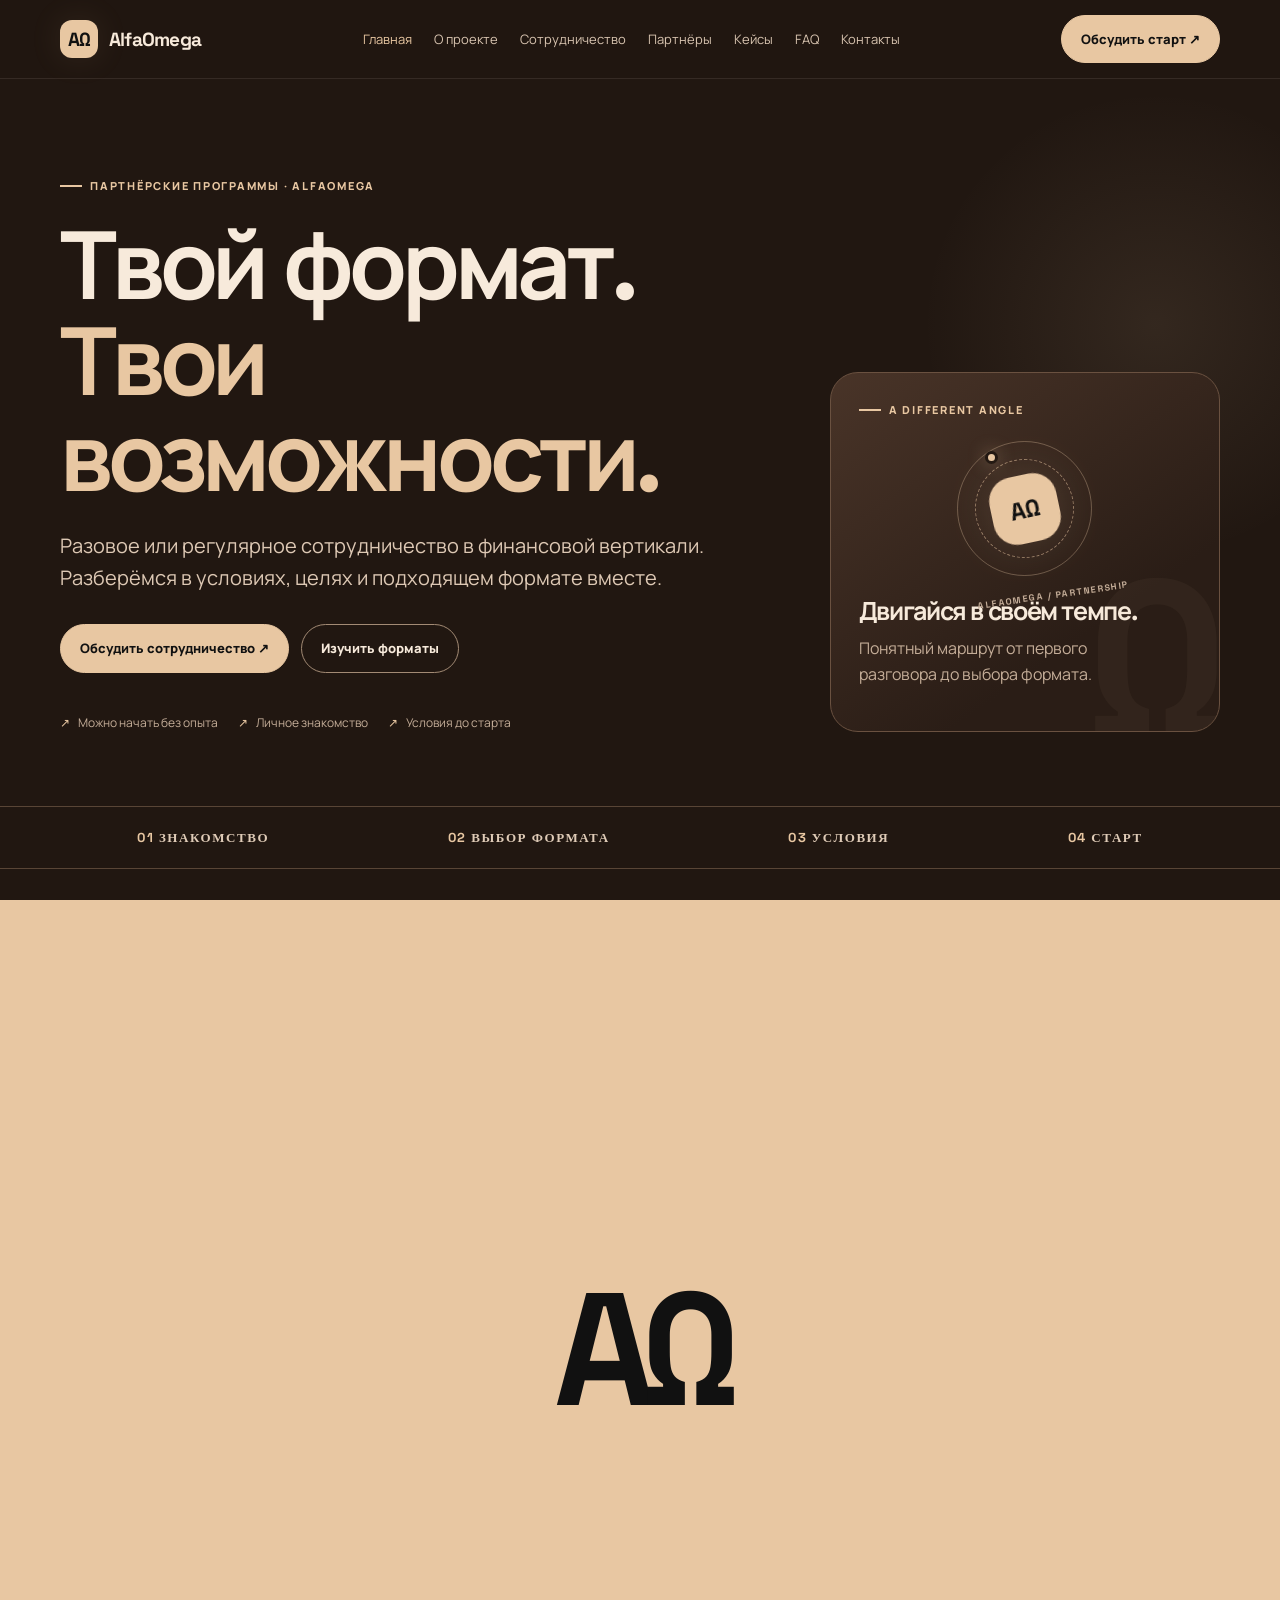
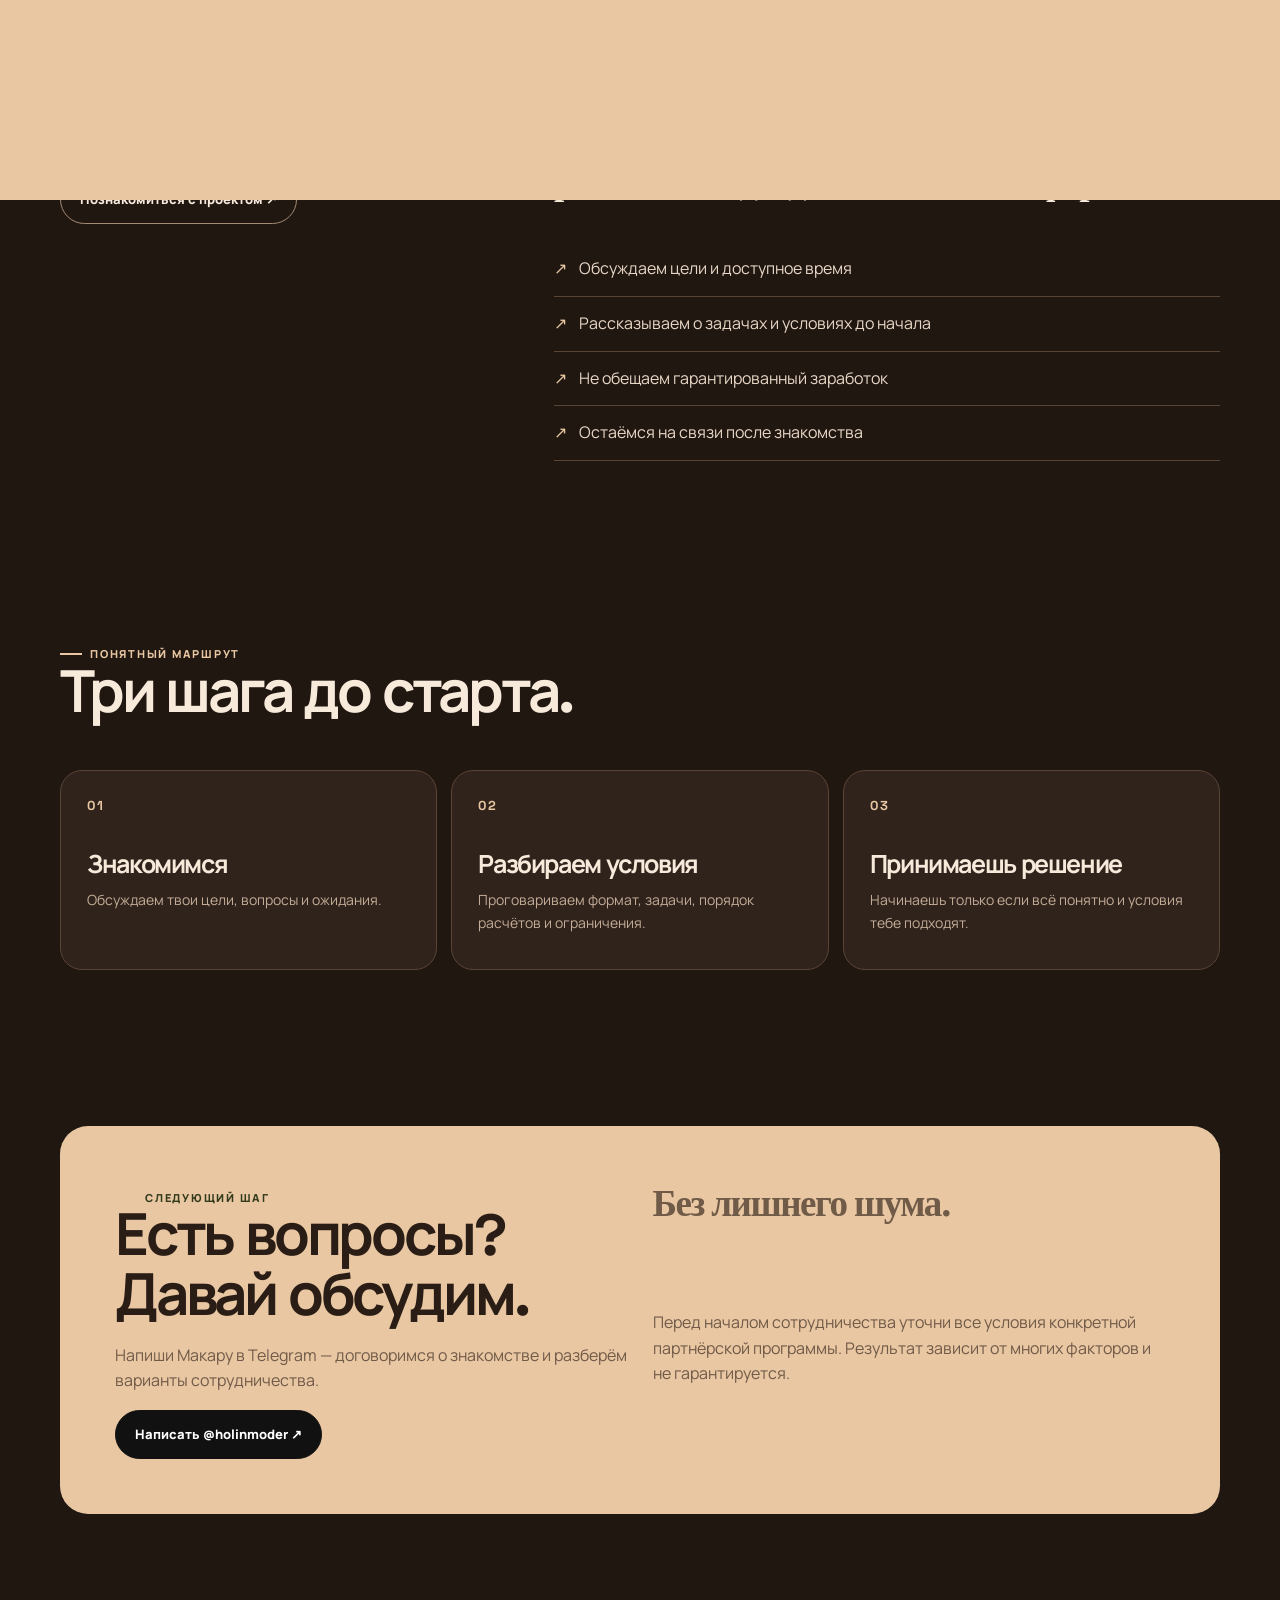
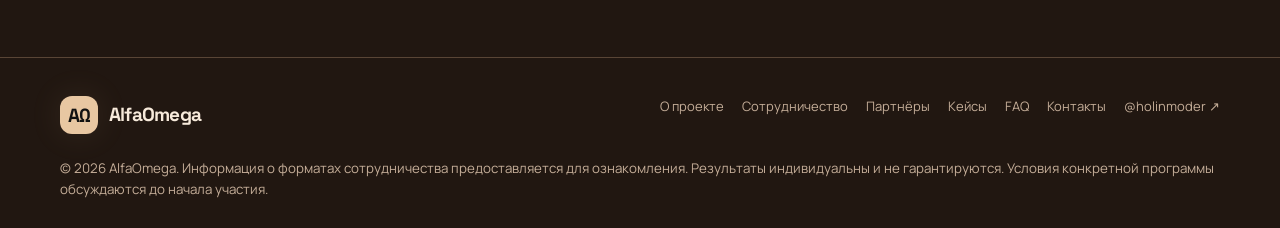
<file: index.html>
<!doctype html><html lang="ru"><head><meta charset="utf-8"><meta name="viewport" content="width=device-width,initial-scale=1"><meta name="description" content="AlfaOmega — форматы сотрудничества, информация о проекте и контакты Макара."><meta name="theme-color" content="#211711"><title>Главная — AlfaOmega</title><link rel="stylesheet" href="styles.css"></head><body><div class="topbar"><div class="wrap nav"><a class="brand" href="index.html" aria-label="AlfaOmega — главная"><span class="logo">AΩ</span><span>AlfaOmega</span></a><nav class="navlinks" aria-label="Основная навигация"><a href="index.html">Главная</a><a href="about.html">О проекте</a><a href="cooperation.html">Сотрудничество</a><a href="partners.html">Партнёры</a><a href="cases.html">Кейсы</a><a href="faq.html">FAQ</a><a href="contact.html">Контакты</a></nav><a class="nav-cta" href="contact.html">Обсудить старт ↗</a><button class="menu-toggle" aria-expanded="false" aria-label="Открыть меню">☰</button></div></div><div class="transition" aria-hidden="true"><div class="transition-mark">AΩ</div></div><main><section class="hero"><div class="wrap hero-grid"><div><div class="eyebrow reveal">ПАРТНЁРСКИЕ ПРОГРАММЫ · ALFAOMEGA</div><h1 class="reveal delay1">Твой формат.<br><em>Твои возможности.</em></h1><p class="lead reveal delay2">Разовое или регулярное сотрудничество в финансовой вертикали. Разберёмся в условиях, целях и подходящем формате вместе.</p><div class="hero-actions reveal delay3"><a class="btn" href="contact.html">Обсудить сотрудничество ↗</a><a class="btn secondary" href="cooperation.html">Изучить форматы</a></div><div class="hero-meta"><span>Можно начать без опыта</span><span>Личное знакомство</span><span>Условия до старта</span></div></div><div class="visual-card reveal delay2"><div class="eyebrow">A DIFFERENT ANGLE</div><div class="orbit-wrap" aria-label="Анимированный знак AlfaOmega"><div class="orbit"><span class="orbit-dot"></span><div class="orbit-core">AΩ</div></div><span class="orbit-label">ALFAOMEGA / PARTNERSHIP</span></div><div><h3>Двигайся в своём темпе.</h3><p>Понятный маршрут от первого разговора до выбора формата.</p></div></div></div></section><div class="ticker"><div class="wrap ticker-in"><span><b>01</b> ЗНАКОМСТВО</span><span><b>02</b> ВЫБОР ФОРМАТА</span><span><b>03</b> УСЛОВИЯ</span><span><b>04</b> СТАРТ</span></div></div><section class="section"><div class="wrap"><div class="section-head"><div><div class="eyebrow">ВЫБЕРИ СВОЙ ПУТЬ</div><h2>С чего начнём?</h2></div><p>Не нужно решать всё заранее. Сначала познакомимся, ответим на вопросы и обсудим, что подходит именно тебе.</p></div><div class="grid3"><a class="card" href="cooperation.html"><div class="num">01 / РАЗОВЫЙ ФОРМАТ</div><h3>Попробовать один раз.</h3><p>Одно согласованное действие по условиям конкретной программы — без постоянного графика.</p><div class="arrow">↗</div></a><a class="card" href="cooperation.html#regular"><div class="num">02 / РЕГУЛЯРНЫЙ ФОРМАТ</div><h3>Развиваться системно.</h3><p>Постепенное включение в работу, обучение и обсуждение дальнейших возможностей.</p><div class="arrow">↗</div></a><a class="card" href="faq.html"><div class="num">03 / ПОКА ИЗУЧАЮ</div><h3>Сначала разобраться.</h3><p>Посмотри ответы на частые вопросы или напиши напрямую — без обязательств.</p><div class="arrow">↗</div></a></div></div></section><section class="section"><div class="wrap split"><div><div class="eyebrow">О ПРОЕКТЕ</div><h2>Люди.<br>Практика.<br><em style="color:var(--lime)">AlfaOmega.</em></h2><p class="muted">Проект для тех, кто хочет разобраться в партнёрских программах и выбрать понятный формат взаимодействия.</p><a class="btn secondary" href="about.html">Познакомиться с проектом ↗</a></div><div><div class="orbit-wrap" aria-hidden="true"><div class="orbit"><span class="orbit-dot"></span><div class="orbit-core">Ω</div></div><span class="orbit-label">GROW WITH CLARITY</span></div><p class="quote">«Сначала — <span>понятные условия.</span> Затем — решение, подходит ли тебе этот формат».</p><ul class="list"><li>Обсуждаем цели и доступное время</li><li>Рассказываем о задачах и условиях до начала</li><li>Не обещаем гарантированный заработок</li><li>Остаёмся на связи после знакомства</li></ul></div></div></section><section class="section"><div class="wrap"><div class="section-head"><div><div class="eyebrow">ПОНЯТНЫЙ МАРШРУТ</div><h2>Три шага до старта.</h2></div></div><div class="grid3"><div class="card"><div class="num">01</div><h3>Знакомимся</h3><p>Обсуждаем твои цели, вопросы и ожидания.</p></div><div class="card"><div class="num">02</div><h3>Разбираем условия</h3><p>Проговариваем формат, задачи, порядок расчётов и ограничения.</p></div><div class="card"><div class="num">03</div><h3>Принимаешь решение</h3><p>Начинаешь только если всё понятно и условия тебе подходят.</p></div></div></div></section><section class="section"><div class="wrap contact-panel"><div><div class="eyebrow" style="color:#343b1d">СЛЕДУЮЩИЙ ШАГ</div><h2>Есть вопросы?<br>Давай обсудим.</h2><p>Напиши Макару в Telegram — договоримся о знакомстве и разберём варианты сотрудничества.</p><a class="btn" href="https://t.me/holinmoder" target="_blank" rel="noopener">Написать @holinmoder ↗</a></div><div><p class="quote">Без лишнего шума.<br><span>Только ясность и диалог.</span></p><p>Перед началом сотрудничества уточни все условия конкретной партнёрской программы. Результат зависит от многих факторов и не гарантируется.</p></div></div></section></main><footer class="footer"><div class="wrap"><div class="footer-top"><a class="brand" href="index.html"><span class="logo">AΩ</span><span>AlfaOmega</span></a><div class="footer-links"><a href="about.html">О проекте</a><a href="cooperation.html">Сотрудничество</a><a href="partners.html">Партнёры</a><a href="cases.html">Кейсы</a><a href="faq.html">FAQ</a><a href="contact.html">Контакты</a><a href="https://t.me/holinmoder" target="_blank" rel="noopener">@holinmoder ↗</a></div></div><small>© 2026 AlfaOmega. Информация о форматах сотрудничества предоставляется для ознакомления. Результаты индивидуальны и не гарантируются. Условия конкретной программы обсуждаются до начала участия.</small></div></footer><script src="script.js"></script></body></html>
</file>
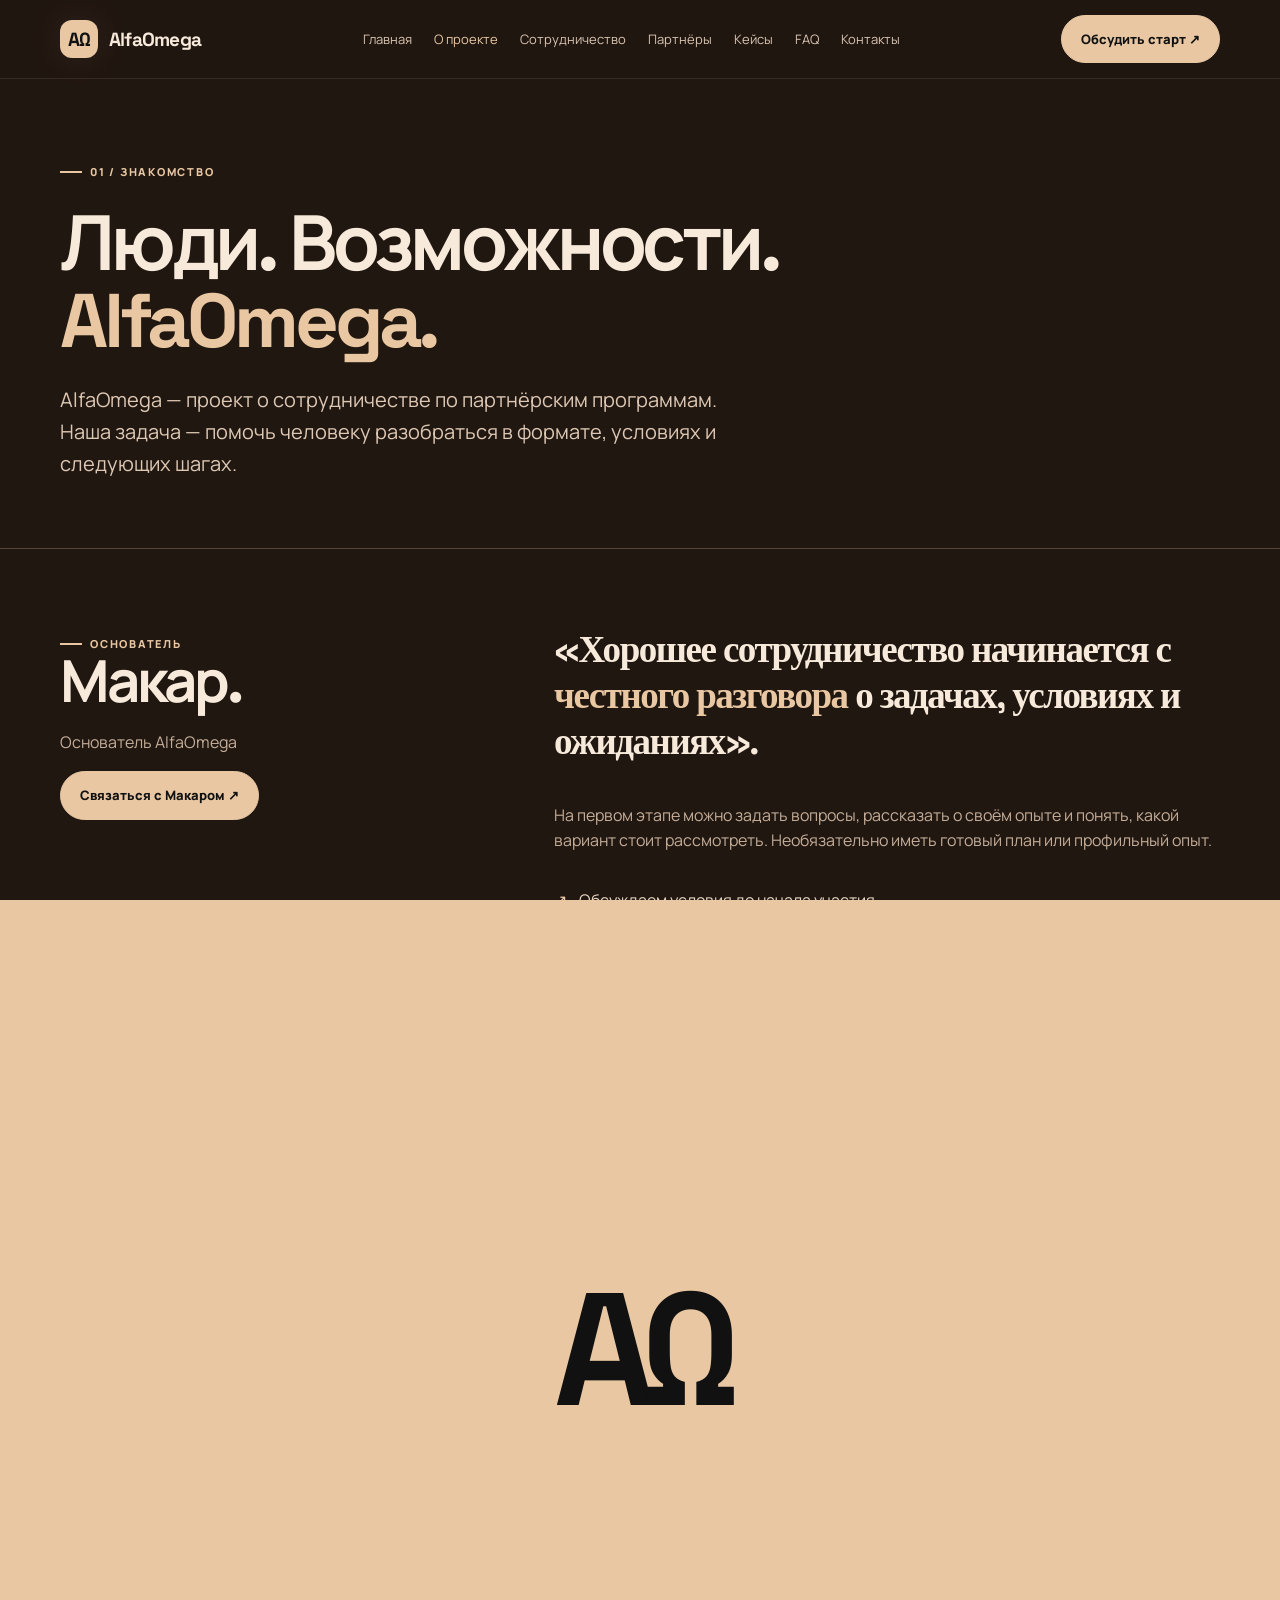
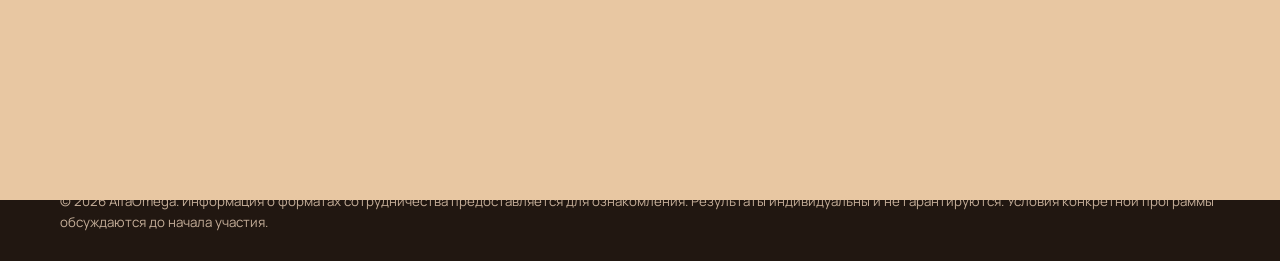
<file: about.html>
<!doctype html><html lang="ru"><head><meta charset="utf-8"><meta name="viewport" content="width=device-width,initial-scale=1"><meta name="description" content="AlfaOmega — партнёрские программы и сотрудничество."><meta name="theme-color" content="#211711"><title>О проекте — AlfaOmega</title><link rel="stylesheet" href="styles.css"></head><body><div class="topbar"><div class="wrap nav"><a class="brand" href="index.html" aria-label="AlfaOmega — главная"><span class="logo">AΩ</span><span>AlfaOmega</span></a><nav class="navlinks" aria-label="Основная навигация"><a href="index.html">Главная</a><a href="about.html">О проекте</a><a href="cooperation.html">Сотрудничество</a><a href="partners.html">Партнёры</a><a href="cases.html">Кейсы</a><a href="faq.html">FAQ</a><a href="contact.html">Контакты</a></nav><a class="nav-cta" href="contact.html">Обсудить старт ↗</a><button class="menu-toggle" aria-expanded="false" aria-label="Открыть меню">☰</button></div></div><div class="transition" aria-hidden="true"><div class="transition-mark">AΩ</div></div><main><section class="page-hero"><div class="wrap"><div class="eyebrow">01 / ЗНАКОМСТВО</div><h1>Люди. Возможности.<br><em style="color:var(--lime)">AlfaOmega.</em></h1><p class="lead">AlfaOmega — проект о сотрудничестве по партнёрским программам. Наша задача — помочь человеку разобраться в формате, условиях и следующих шагах.</p></div></section><section class="section"><div class="wrap split"><div><div class="eyebrow">ОСНОВАТЕЛЬ</div><h2>Макар.</h2><p class="muted">Основатель AlfaOmega</p><a class="btn" href="https://t.me/holinmoder" target="_blank" rel="noopener">Связаться с Макаром ↗</a></div><div><p class="quote">«Хорошее сотрудничество начинается с <span>честного разговора</span> о задачах, условиях и ожиданиях».</p><p class="muted">На первом этапе можно задать вопросы, рассказать о своём опыте и понять, какой вариант стоит рассмотреть. Необязательно иметь готовый план или профильный опыт.</p><ul class="list"><li>Обсуждаем условия до начала участия</li><li>Не обещаем фиксированный или гарантированный доход</li><li>Предлагаем изучить детали и принять взвешенное решение</li></ul></div></div></section><section class="section"><div class="wrap"><div class="section-head"><div><div class="eyebrow">ПРИНЦИПЫ</div><h2>Как мы работаем.</h2></div></div><div class="grid3"><div class="card"><div class="num">01</div><h3>Прозрачность</h3><p>Обсуждаем задачи, критерии результата и порядок выплат заранее.</p></div><div class="card"><div class="num">02</div><h3>Личный диалог</h3><p>Сначала выясняем, что важно именно тебе, а не предлагаем всем одно и то же.</p></div><div class="card"><div class="num">03</div><h3>Ответственный выбор</h3><p>Решение о сотрудничестве принимается после знакомства с условиями программы.</p></div></div></div></section></main><footer class="footer"><div class="wrap"><div class="footer-top"><a class="brand" href="index.html"><span class="logo">AΩ</span><span>AlfaOmega</span></a><div class="footer-links"><a href="about.html">О проекте</a><a href="cooperation.html">Сотрудничество</a><a href="partners.html">Партнёры</a><a href="cases.html">Кейсы</a><a href="faq.html">FAQ</a><a href="contact.html">Контакты</a><a href="https://t.me/holinmoder" target="_blank" rel="noopener">@holinmoder ↗</a></div></div><small>© 2026 AlfaOmega. Информация о форматах сотрудничества предоставляется для ознакомления. Результаты индивидуальны и не гарантируются. Условия конкретной программы обсуждаются до начала участия.</small></div></footer><script src="script.js"></script></body></html>
</file>
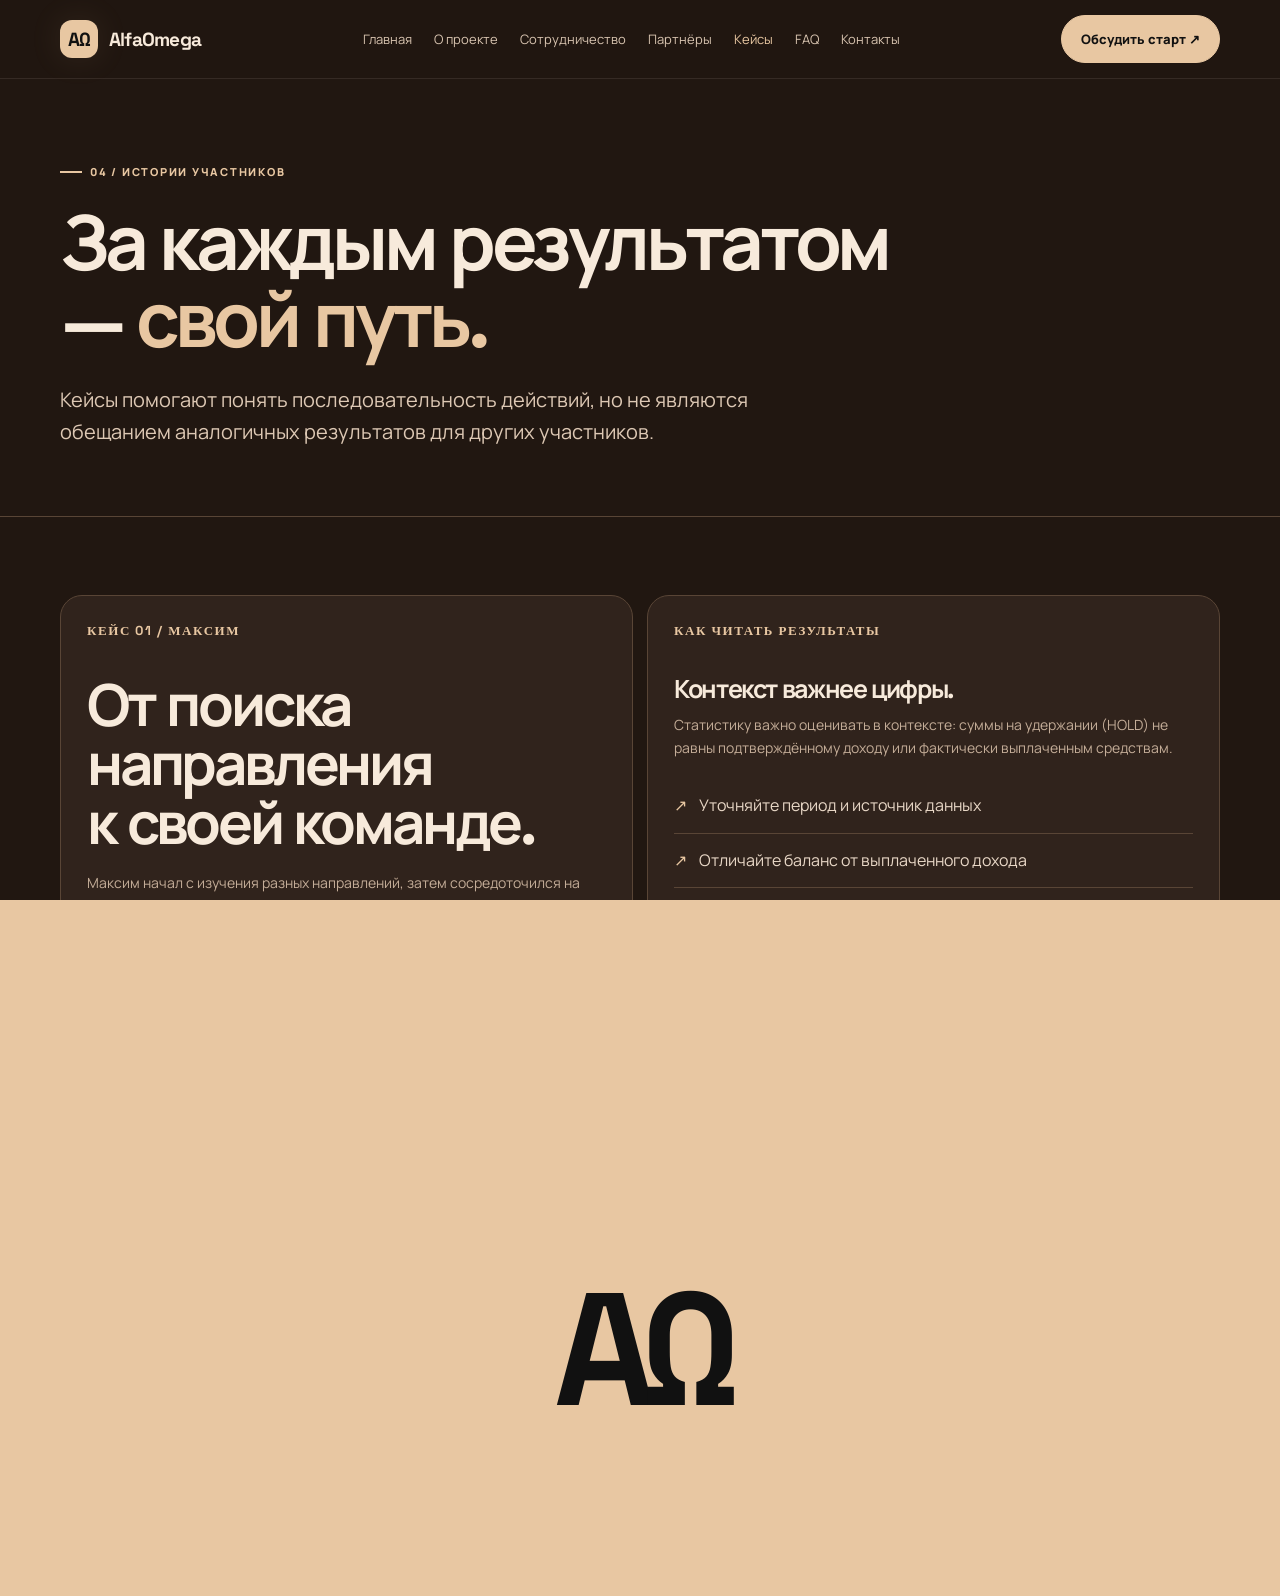
<file: cases.html>
<!doctype html><html lang="ru"><head><meta charset="utf-8"><meta name="viewport" content="width=device-width,initial-scale=1"><meta name="description" content="AlfaOmega — партнёрские программы и сотрудничество."><meta name="theme-color" content="#211711"><title>Кейсы — AlfaOmega</title><link rel="stylesheet" href="styles.css"></head><body><div class="topbar"><div class="wrap nav"><a class="brand" href="index.html" aria-label="AlfaOmega — главная"><span class="logo">AΩ</span><span>AlfaOmega</span></a><nav class="navlinks" aria-label="Основная навигация"><a href="index.html">Главная</a><a href="about.html">О проекте</a><a href="cooperation.html">Сотрудничество</a><a href="partners.html">Партнёры</a><a href="cases.html">Кейсы</a><a href="faq.html">FAQ</a><a href="contact.html">Контакты</a></nav><a class="nav-cta" href="contact.html">Обсудить старт ↗</a><button class="menu-toggle" aria-expanded="false" aria-label="Открыть меню">☰</button></div></div><div class="transition" aria-hidden="true"><div class="transition-mark">AΩ</div></div><main><section class="page-hero"><div class="wrap"><div class="eyebrow">04 / ИСТОРИИ УЧАСТНИКОВ</div><h1>За каждым результатом — <em style="color:var(--lime)">свой путь.</em></h1><p class="lead">Кейсы помогают понять последовательность действий, но не являются обещанием аналогичных результатов для других участников.</p></div></section><section class="section"><div class="wrap grid2"><article class="card"><div class="num">КЕЙС 01 / МАКСИМ</div><h2>От поиска направления<br>к своей команде.</h2><p>Максим начал с изучения разных направлений, затем сосредоточился на обучении и практике. Постепенно он перешёл к самостоятельной работе и развитию собственной команды.</p><div class="grid2" style="margin-top:24px"><div><div class="case-stat">01</div><p>Знакомство с направлением</p></div><div><div class="case-stat">02</div><p>Практика и обучение</p></div><div><div class="case-stat">03</div><p>Самостоятельная работа</p></div><div><div class="case-stat">10+</div><p>Команда</p></div></div></article><article class="card"><div class="num">КАК ЧИТАТЬ РЕЗУЛЬТАТЫ</div><h3>Контекст важнее цифры.</h3><p>Статистику важно оценивать в контексте: суммы на удержании (HOLD) не равны подтверждённому доходу или фактически выплаченным средствам.</p><ul class="list"><li>Уточняйте период и источник данных</li><li>Отличайте баланс от выплаченного дохода</li><li>Индивидуальные результаты не гарантируют повторения</li></ul></article></div><div class="wrap" style="margin-top:22px"><p class="notice">Перед публикацией кейса получите согласие участника на использование имени, изображения, отзыва и статистики. Добавляйте скриншоты только при наличии права на их размещение и поясняйте, что именно на них показано.</p></div></section></main><footer class="footer"><div class="wrap"><div class="footer-top"><a class="brand" href="index.html"><span class="logo">AΩ</span><span>AlfaOmega</span></a><div class="footer-links"><a href="about.html">О проекте</a><a href="cooperation.html">Сотрудничество</a><a href="partners.html">Партнёры</a><a href="cases.html">Кейсы</a><a href="faq.html">FAQ</a><a href="contact.html">Контакты</a><a href="https://t.me/holinmoder" target="_blank" rel="noopener">@holinmoder ↗</a></div></div><small>© 2026 AlfaOmega. Информация о форматах сотрудничества предоставляется для ознакомления. Результаты индивидуальны и не гарантируются. Условия конкретной программы обсуждаются до начала участия.</small></div></footer><script src="script.js"></script></body></html>
</file>
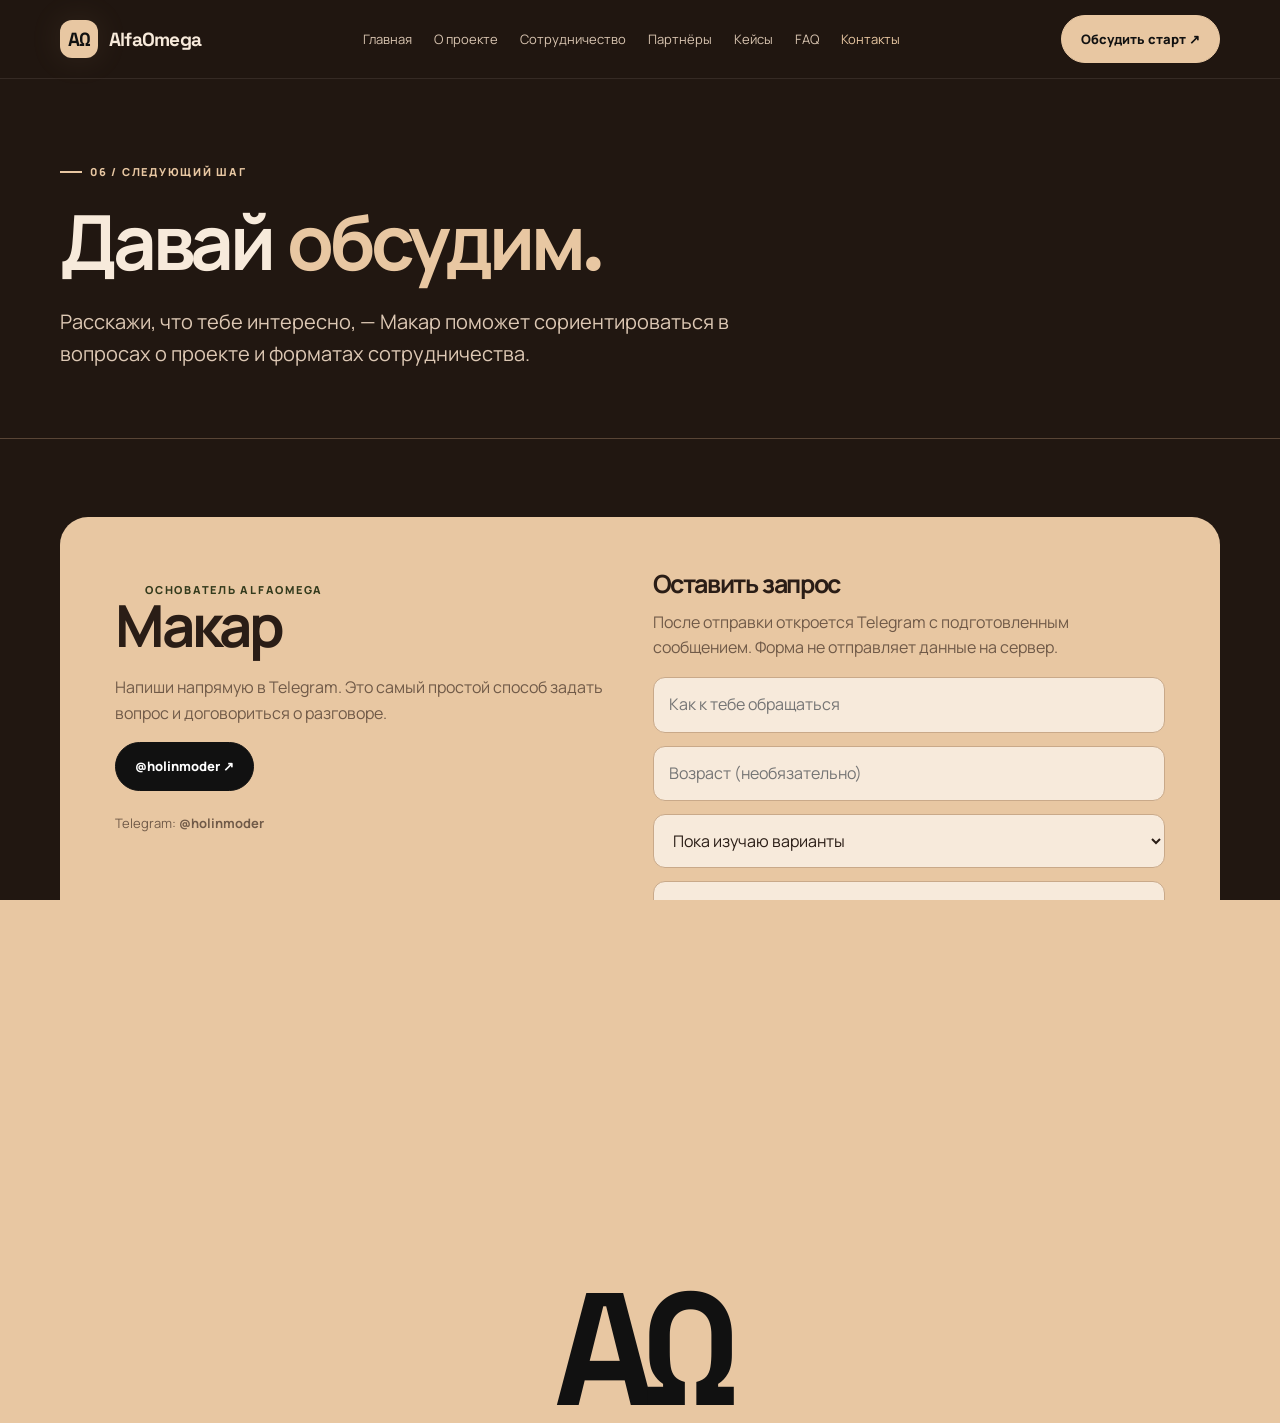
<file: contact.html>
<!doctype html><html lang="ru"><head><meta charset="utf-8"><meta name="viewport" content="width=device-width,initial-scale=1"><meta name="description" content="AlfaOmega — партнёрские программы и сотрудничество."><meta name="theme-color" content="#211711"><title>Контакты — AlfaOmega</title><link rel="stylesheet" href="styles.css"></head><body><div class="topbar"><div class="wrap nav"><a class="brand" href="index.html" aria-label="AlfaOmega — главная"><span class="logo">AΩ</span><span>AlfaOmega</span></a><nav class="navlinks" aria-label="Основная навигация"><a href="index.html">Главная</a><a href="about.html">О проекте</a><a href="cooperation.html">Сотрудничество</a><a href="partners.html">Партнёры</a><a href="cases.html">Кейсы</a><a href="faq.html">FAQ</a><a href="contact.html">Контакты</a></nav><a class="nav-cta" href="contact.html">Обсудить старт ↗</a><button class="menu-toggle" aria-expanded="false" aria-label="Открыть меню">☰</button></div></div><div class="transition" aria-hidden="true"><div class="transition-mark">AΩ</div></div><main><section class="page-hero"><div class="wrap"><div class="eyebrow">06 / СЛЕДУЮЩИЙ ШАГ</div><h1>Давай <em style="color:var(--lime)">обсудим.</em></h1><p class="lead">Расскажи, что тебе интересно, — Макар поможет сориентироваться в вопросах о проекте и форматах сотрудничества.</p></div></section><section class="section"><div class="wrap"><div class="contact-panel"><div><div class="eyebrow" style="color:#343b1d">ОСНОВАТЕЛЬ ALFAOMEGA</div><h2>Макар</h2><p>Напиши напрямую в Telegram. Это самый простой способ задать вопрос и договориться о разговоре.</p><a class="btn" href="https://t.me/holinmoder" target="_blank" rel="noopener">@holinmoder ↗</a><p style="margin-top:22px;font-size:13px">Telegram: <strong>@holinmoder</strong></p></div><div><h3>Оставить запрос</h3><p>После отправки откроется Telegram с подготовленным сообщением. Форма не отправляет данные на сервер.</p><form id="lead-form" class="form"><input name="name" placeholder="Как к тебе обращаться" required><input name="age" placeholder="Возраст (необязательно)" inputmode="numeric"><select name="format"><option value="Пока изучаю варианты">Пока изучаю варианты</option><option value="Разовое сотрудничество">Разовое сотрудничество</option><option value="Регулярное сотрудничество">Регулярное сотрудничество</option></select><textarea name="message" placeholder="Твой вопрос или опыт (необязательно)"></textarea><button class="btn" type="submit">Продолжить в Telegram ↗</button></form></div></div></div></section></main><footer class="footer"><div class="wrap"><div class="footer-top"><a class="brand" href="index.html"><span class="logo">AΩ</span><span>AlfaOmega</span></a><div class="footer-links"><a href="about.html">О проекте</a><a href="cooperation.html">Сотрудничество</a><a href="partners.html">Партнёры</a><a href="cases.html">Кейсы</a><a href="faq.html">FAQ</a><a href="contact.html">Контакты</a><a href="https://t.me/holinmoder" target="_blank" rel="noopener">@holinmoder ↗</a></div></div><small>© 2026 AlfaOmega. Информация о форматах сотрудничества предоставляется для ознакомления. Результаты индивидуальны и не гарантируются. Условия конкретной программы обсуждаются до начала участия.</small></div></footer><script src="script.js"></script></body></html>
</file>
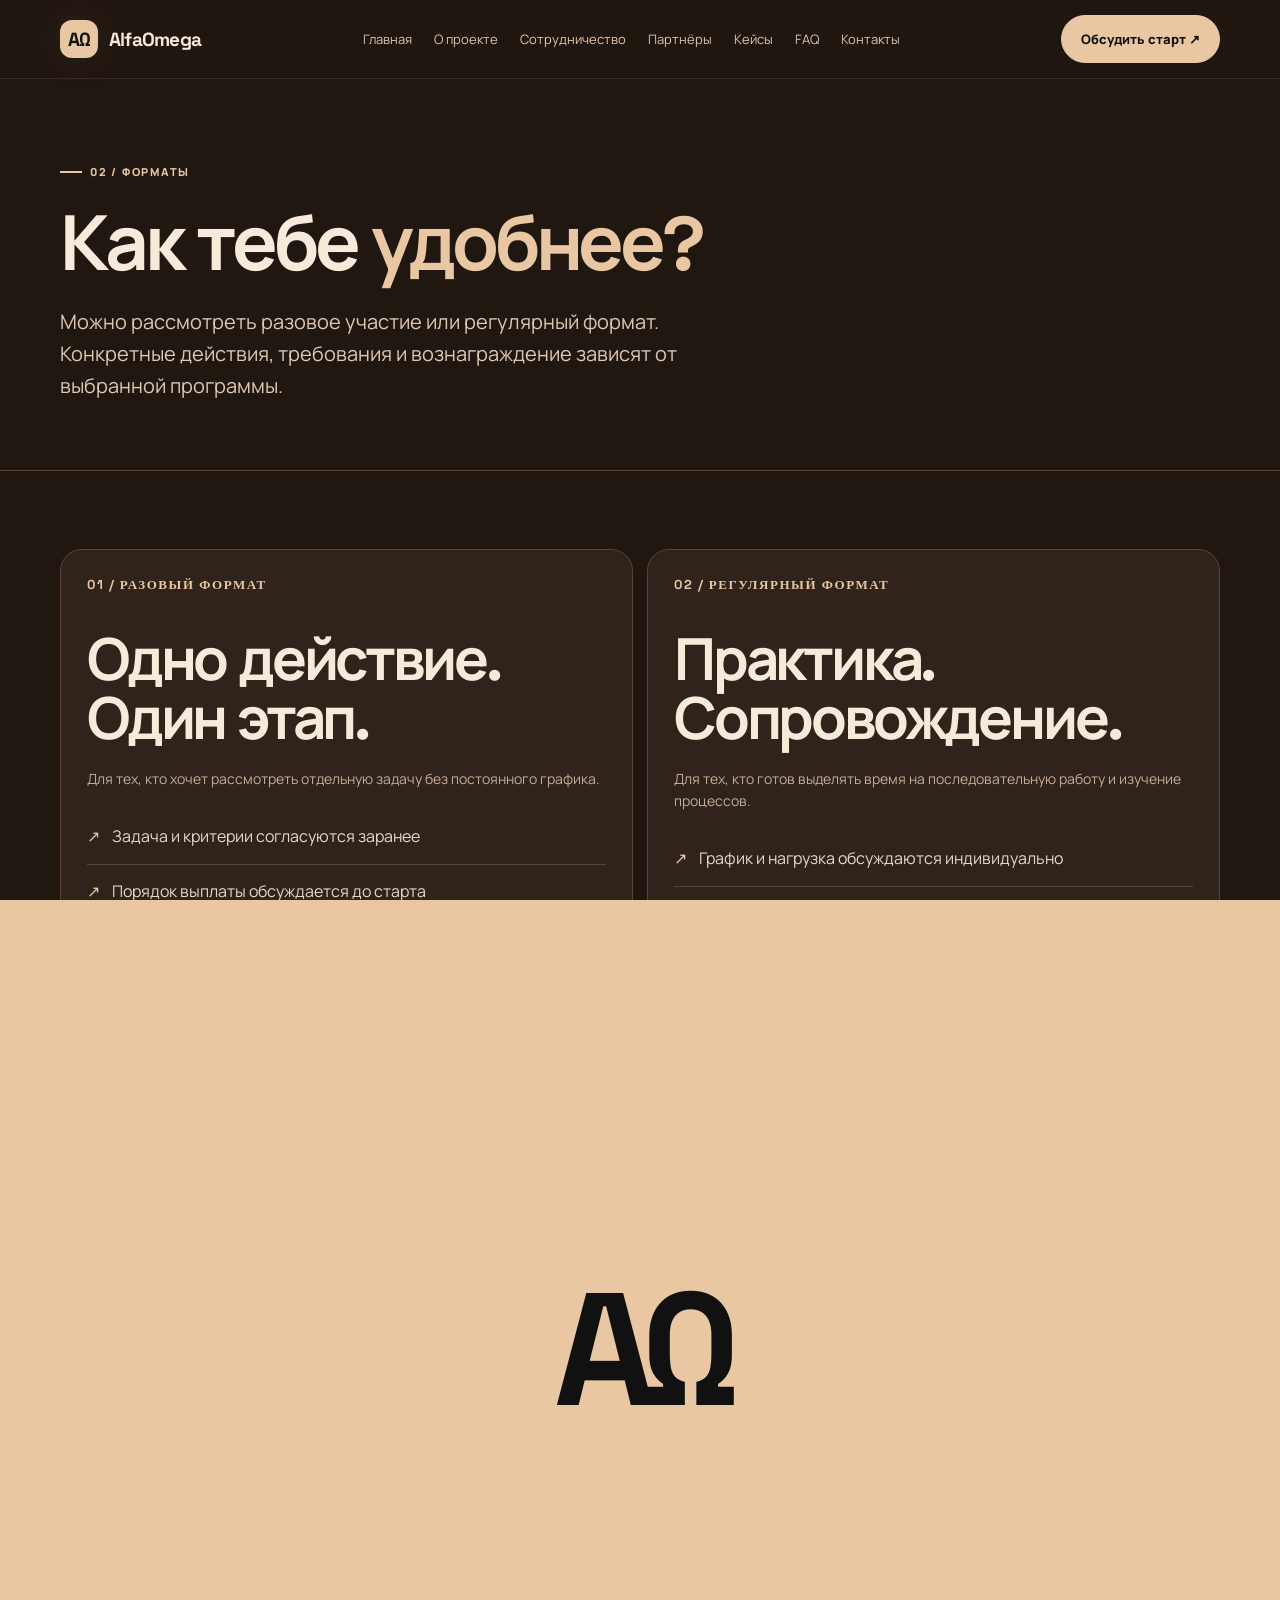
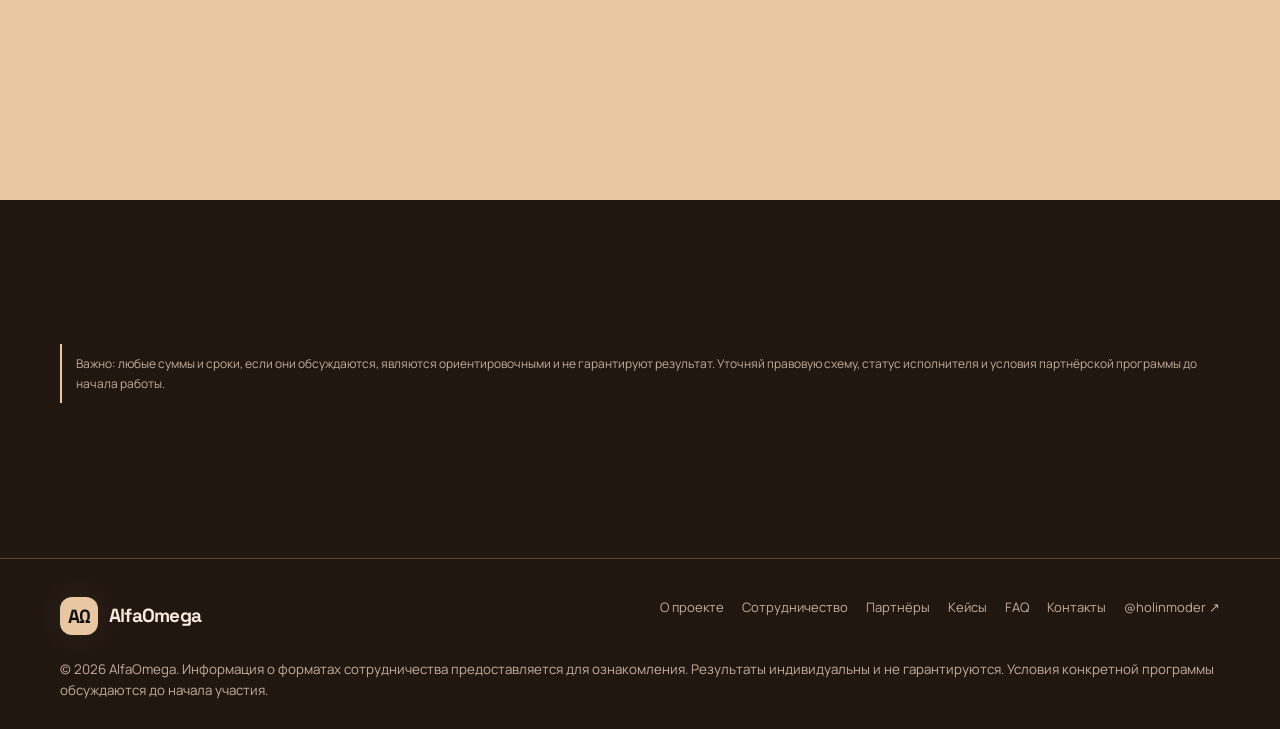
<file: cooperation.html>
<!doctype html><html lang="ru"><head><meta charset="utf-8"><meta name="viewport" content="width=device-width,initial-scale=1"><meta name="description" content="AlfaOmega — партнёрские программы и сотрудничество."><meta name="theme-color" content="#211711"><title>Сотрудничество — AlfaOmega</title><link rel="stylesheet" href="styles.css"></head><body><div class="topbar"><div class="wrap nav"><a class="brand" href="index.html" aria-label="AlfaOmega — главная"><span class="logo">AΩ</span><span>AlfaOmega</span></a><nav class="navlinks" aria-label="Основная навигация"><a href="index.html">Главная</a><a href="about.html">О проекте</a><a href="cooperation.html">Сотрудничество</a><a href="partners.html">Партнёры</a><a href="cases.html">Кейсы</a><a href="faq.html">FAQ</a><a href="contact.html">Контакты</a></nav><a class="nav-cta" href="contact.html">Обсудить старт ↗</a><button class="menu-toggle" aria-expanded="false" aria-label="Открыть меню">☰</button></div></div><div class="transition" aria-hidden="true"><div class="transition-mark">AΩ</div></div><main><section class="page-hero"><div class="wrap"><div class="eyebrow">02 / ФОРМАТЫ</div><h1>Как тебе <em style="color:var(--lime)">удобнее?</em></h1><p class="lead">Можно рассмотреть разовое участие или регулярный формат. Конкретные действия, требования и вознаграждение зависят от выбранной программы.</p></div></section><section class="section"><div class="wrap grid2"><article class="card"><div class="num">01 / РАЗОВЫЙ ФОРМАТ</div><h2>Одно действие.<br>Один этап.</h2><p>Для тех, кто хочет рассмотреть отдельную задачу без постоянного графика.</p><ul class="list"><li>Задача и критерии согласуются заранее</li><li>Порядок выплаты обсуждается до старта</li><li>Можно отдельно решить, продолжать ли дальше</li></ul><a class="btn" href="contact.html">Обсудить разовый формат ↗</a></article><article class="card" id="regular"><div class="num">02 / РЕГУЛЯРНЫЙ ФОРМАТ</div><h2>Практика.<br>Сопровождение.</h2><p>Для тех, кто готов выделять время на последовательную работу и изучение процессов.</p><ul class="list"><li>График и нагрузка обсуждаются индивидуально</li><li>Постепенное знакомство с задачами</li><li>Возможность развивать навыки по мере опыта</li></ul><a class="btn" href="contact.html">Обсудить регулярный формат ↗</a></article></div></section><section class="section"><div class="wrap"><div class="section-head"><div><div class="eyebrow">КАК НАЧИНАЕМ</div><h2>Сначала знакомство.<br>Дальше — по делу.</h2></div><p>Первая беседа нужна, чтобы понять ожидания и спокойно пройтись по деталям.</p></div><div class="step"><div class="stepno">01</div><div><h3>Познакомимся</h3><p>Расскажешь, что ищешь, какой у тебя опыт и сколько времени готов выделять.</p></div></div><div class="step"><div class="stepno">02</div><div><h3>Разберём программу</h3><p>Обсудим конкретные действия, требования, возможные вознаграждения и порядок расчётов.</p></div></div><div class="step"><div class="stepno">03</div><div><h3>Примешь решение</h3><p>Начинай только после того, как условия понятны. Не передавай пароли, коды подтверждения или доступ к банковским счетам.</p></div></div></div></section><section class="section"><div class="wrap"><p class="notice">Важно: любые суммы и сроки, если они обсуждаются, являются ориентировочными и не гарантируют результат. Уточняй правовую схему, статус исполнителя и условия партнёрской программы до начала работы.</p></div></section></main><footer class="footer"><div class="wrap"><div class="footer-top"><a class="brand" href="index.html"><span class="logo">AΩ</span><span>AlfaOmega</span></a><div class="footer-links"><a href="about.html">О проекте</a><a href="cooperation.html">Сотрудничество</a><a href="partners.html">Партнёры</a><a href="cases.html">Кейсы</a><a href="faq.html">FAQ</a><a href="contact.html">Контакты</a><a href="https://t.me/holinmoder" target="_blank" rel="noopener">@holinmoder ↗</a></div></div><small>© 2026 AlfaOmega. Информация о форматах сотрудничества предоставляется для ознакомления. Результаты индивидуальны и не гарантируются. Условия конкретной программы обсуждаются до начала участия.</small></div></footer><script src="script.js"></script></body></html>
</file>
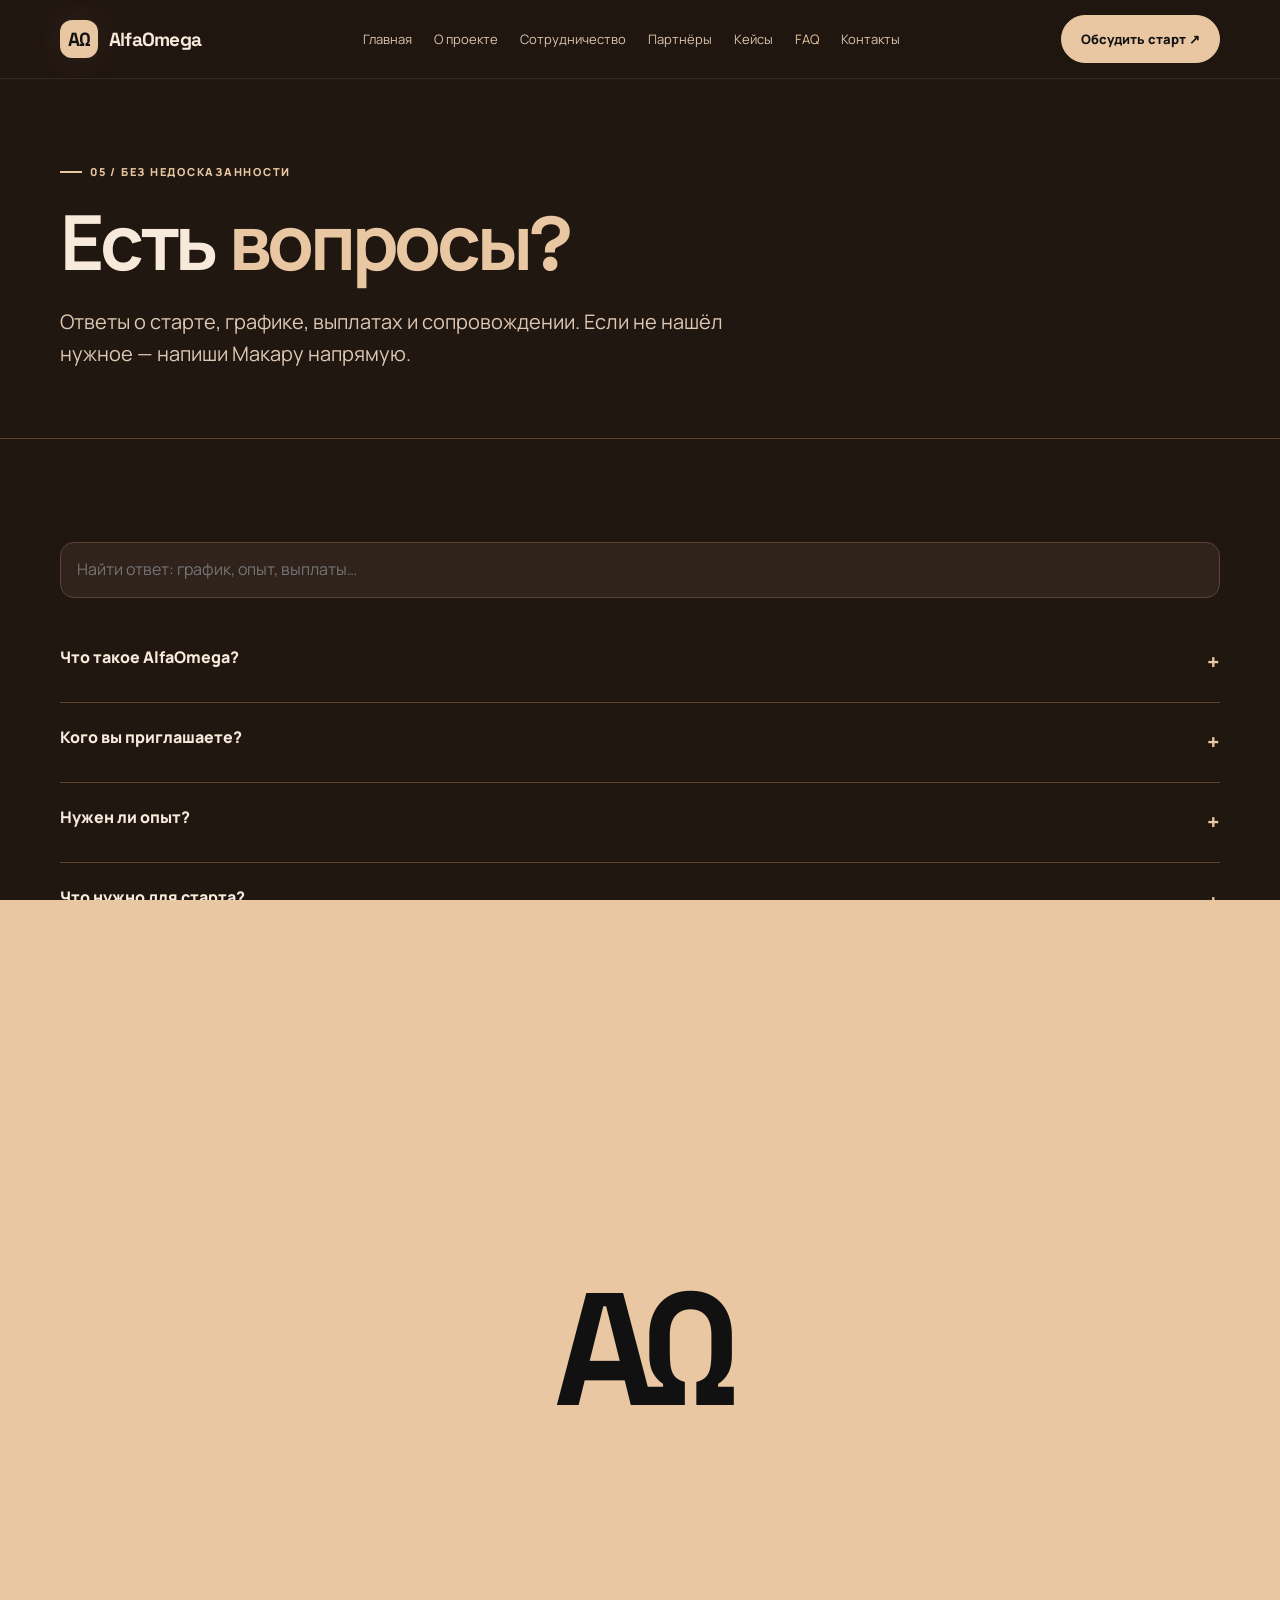
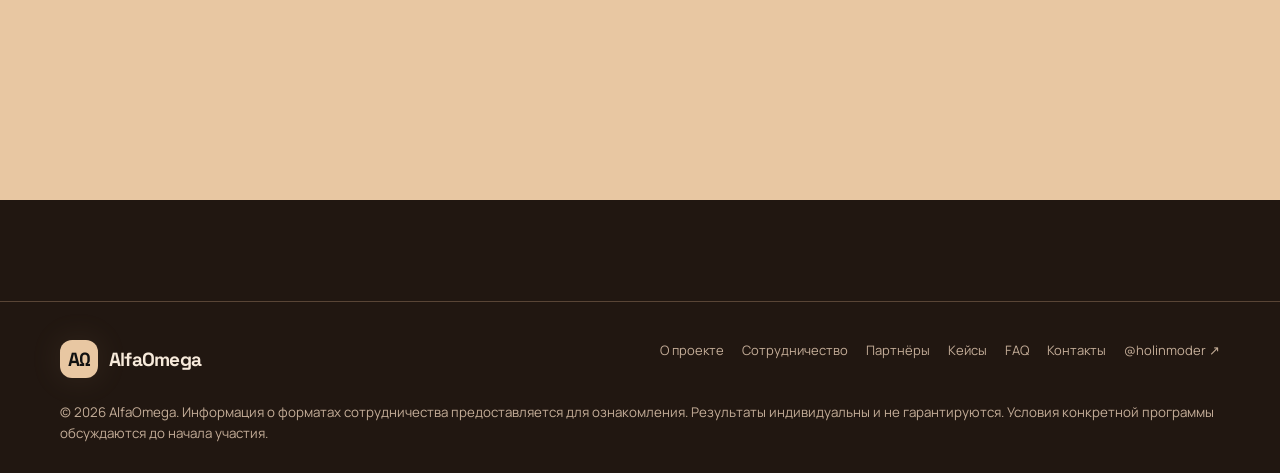
<file: faq.html>
<!doctype html><html lang="ru"><head><meta charset="utf-8"><meta name="viewport" content="width=device-width,initial-scale=1"><meta name="description" content="AlfaOmega — партнёрские программы и сотрудничество."><meta name="theme-color" content="#211711"><title>Частые вопросы — AlfaOmega</title><link rel="stylesheet" href="styles.css"></head><body><div class="topbar"><div class="wrap nav"><a class="brand" href="index.html" aria-label="AlfaOmega — главная"><span class="logo">AΩ</span><span>AlfaOmega</span></a><nav class="navlinks" aria-label="Основная навигация"><a href="index.html">Главная</a><a href="about.html">О проекте</a><a href="cooperation.html">Сотрудничество</a><a href="partners.html">Партнёры</a><a href="cases.html">Кейсы</a><a href="faq.html">FAQ</a><a href="contact.html">Контакты</a></nav><a class="nav-cta" href="contact.html">Обсудить старт ↗</a><button class="menu-toggle" aria-expanded="false" aria-label="Открыть меню">☰</button></div></div><div class="transition" aria-hidden="true"><div class="transition-mark">AΩ</div></div><main><section class="page-hero"><div class="wrap"><div class="eyebrow">05 / БЕЗ НЕДОСКАЗАННОСТИ</div><h1>Есть <em style="color:var(--lime)">вопросы?</em></h1><p class="lead">Ответы о старте, графике, выплатах и сопровождении. Если не нашёл нужное — напиши Макару напрямую.</p></div></section><section class="section"><div class="wrap"><div class="faq-tools"><input id="faq-search" type="search" placeholder="Найти ответ: график, опыт, выплаты…"></div><div><div class="faq-item" data-faq><button class="faq-q" aria-expanded="false"><span>Что такое AlfaOmega?</span><span data-sign>+</span></button><div class="faq-a">AlfaOmega — проект о сотрудничестве по партнёрским программам. На первом разговоре можно обсудить варианты и понять, какие условия применимы к конкретной программе.</div></div><div class="faq-item" data-faq><button class="faq-q" aria-expanded="false"><span>Кого вы приглашаете?</span><span data-sign>+</span></button><div class="faq-a">Людей, которым интересно разобраться в партнёрских программах и форматах сотрудничества. Возрастные требования и другие ограничения зависят от конкретного предложения и должны быть уточнены до начала.</div></div><div class="faq-item" data-faq><button class="faq-q" aria-expanded="false"><span>Нужен ли опыт?</span><span data-sign>+</span></button><div class="faq-a">Предыдущий опыт может быть необязателен для некоторых форматов. Требования зависят от конкретной программы — их нужно обсудить заранее.</div></div><div class="faq-item" data-faq><button class="faq-q" aria-expanded="false"><span>Что нужно для старта?</span><span data-sign>+</span></button><div class="faq-a">Требования к устройствам, документам и навыкам зависят от программы. Не передавайте третьим лицам пароли, коды подтверждения или доступ к банковским счетам.</div></div><div class="faq-item" data-faq><button class="faq-q" aria-expanded="false"><span>Можно участвовать только один раз?</span><span data-sign>+</span></button><div class="faq-a">В некоторых программах может быть разовая задача. Её содержание, критерии выполнения, вознаграждение и порядок выплаты должны быть согласованы до начала.</div></div><div class="faq-item" data-faq><button class="faq-q" aria-expanded="false"><span>Какой график?</span><span data-sign>+</span></button><div class="faq-a">График зависит от выбранного формата и задач. Обсудите ожидаемую нагрузку заранее, прежде чем соглашаться.</div></div><div class="faq-item" data-faq><button class="faq-q" aria-expanded="false"><span>Консультация платная?</span><span data-sign>+</span></button><div class="faq-a">Напишите в Telegram, чтобы уточнить условия знакомства. Любые платные услуги должны быть явно обозначены до оплаты.</div></div><div class="faq-item" data-faq><button class="faq-q" aria-expanded="false"><span>Кто будет меня сопровождать?</span><span data-sign>+</span></button><div class="faq-a">Основатель проекта — Макар. Формат коммуникации и сопровождения стоит уточнить на первом разговоре.</div></div><div class="faq-item" data-faq><button class="faq-q" aria-expanded="false"><span>Как оформляется сотрудничество?</span><span data-sign>+</span></button><div class="faq-a">Юридический статус, документы, налоги и порядок расчётов зависят от конкретной программы. Попросите разъяснить эти условия до начала.</div></div><div class="faq-item" data-faq><button class="faq-q" aria-expanded="false"><span>Какой доход возможен?</span><span data-sign>+</span></button><div class="faq-a">Гарантированный доход обещать нельзя. Итог зависит от программы, объёма задач, критериев принятия и других факторов. Все суммы должны быть описаны как условные, если нет подтверждённых оснований для иного.</div></div><div class="faq-item" data-faq><button class="faq-q" aria-expanded="false"><span>Когда будут выплаты?</span><span data-sign>+</span></button><div class="faq-a">Сроки зависят от правил конкретной программы, проверки результата и договора. Уточните сроки, удержания и основания для отказа в выплате заранее.</div></div><div class="faq-item" data-faq><button class="faq-q" aria-expanded="false"><span>Можно вырасти до своей команды?</span><span data-sign>+</span></button><div class="faq-a">В отдельных форматах возможны задачи по координации команды, если это предусмотрено программой. Условия и требования индивидуальны.</div></div><div class="faq-item" data-faq><button class="faq-q" aria-expanded="false"><span>Какие качества важны?</span><span data-sign>+</span></button><div class="faq-a">Внимательность к условиям, готовность задавать вопросы и изучать процессы. Не соглашайтесь на непонятные действия и не предоставляйте доступ к финансовым аккаунтам.</div></div></div><p style="margin-top:28px"><a class="btn" href="https://t.me/holinmoder" target="_blank" rel="noopener">Задать вопрос в Telegram ↗</a></p></div></section></main><footer class="footer"><div class="wrap"><div class="footer-top"><a class="brand" href="index.html"><span class="logo">AΩ</span><span>AlfaOmega</span></a><div class="footer-links"><a href="about.html">О проекте</a><a href="cooperation.html">Сотрудничество</a><a href="partners.html">Партнёры</a><a href="cases.html">Кейсы</a><a href="faq.html">FAQ</a><a href="contact.html">Контакты</a><a href="https://t.me/holinmoder" target="_blank" rel="noopener">@holinmoder ↗</a></div></div><small>© 2026 AlfaOmega. Информация о форматах сотрудничества предоставляется для ознакомления. Результаты индивидуальны и не гарантируются. Условия конкретной программы обсуждаются до начала участия.</small></div></footer><script src="script.js"></script></body></html>
</file>
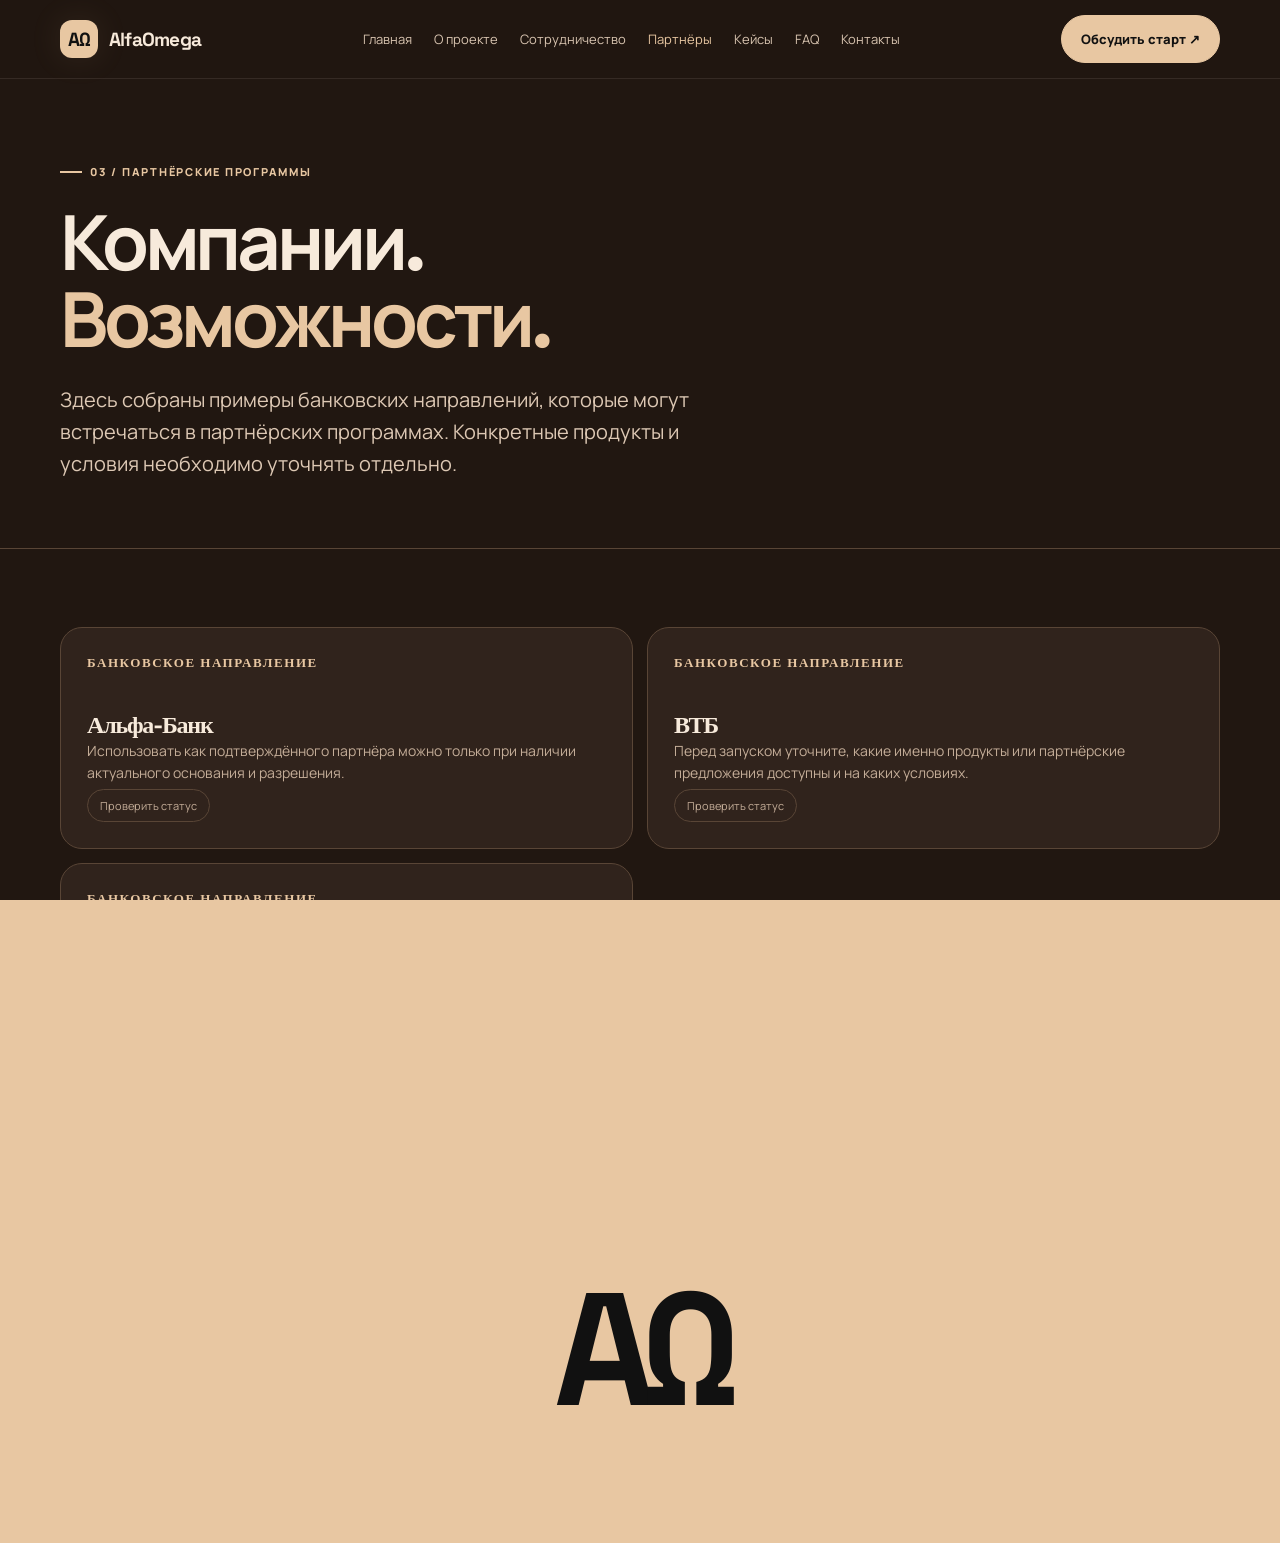
<file: partners.html>
<!doctype html><html lang="ru"><head><meta charset="utf-8"><meta name="viewport" content="width=device-width,initial-scale=1"><meta name="description" content="AlfaOmega — партнёрские программы и сотрудничество."><meta name="theme-color" content="#211711"><title>Партнёры — AlfaOmega</title><link rel="stylesheet" href="styles.css"></head><body><div class="topbar"><div class="wrap nav"><a class="brand" href="index.html" aria-label="AlfaOmega — главная"><span class="logo">AΩ</span><span>AlfaOmega</span></a><nav class="navlinks" aria-label="Основная навигация"><a href="index.html">Главная</a><a href="about.html">О проекте</a><a href="cooperation.html">Сотрудничество</a><a href="partners.html">Партнёры</a><a href="cases.html">Кейсы</a><a href="faq.html">FAQ</a><a href="contact.html">Контакты</a></nav><a class="nav-cta" href="contact.html">Обсудить старт ↗</a><button class="menu-toggle" aria-expanded="false" aria-label="Открыть меню">☰</button></div></div><div class="transition" aria-hidden="true"><div class="transition-mark">AΩ</div></div><main><section class="page-hero"><div class="wrap"><div class="eyebrow">03 / ПАРТНЁРСКИЕ ПРОГРАММЫ</div><h1>Компании.<br><em style="color:var(--lime)">Возможности.</em></h1><p class="lead">Здесь собраны примеры банковских направлений, которые могут встречаться в партнёрских программах. Конкретные продукты и условия необходимо уточнять отдельно.</p></div></section><section class="section"><div class="wrap grid2"><div class="card"><div class="num">БАНКОВСКОЕ НАПРАВЛЕНИЕ</div><div class="partner-wordmark">Альфа-Банк</div><p>Использовать как подтверждённого партнёра можно только при наличии актуального основания и разрешения.</p><span class="pill">Проверить статус</span></div><div class="card"><div class="num">БАНКОВСКОЕ НАПРАВЛЕНИЕ</div><div class="partner-wordmark">ВТБ</div><p>Перед запуском уточните, какие именно продукты или партнёрские предложения доступны и на каких условиях.</p><span class="pill">Проверить статус</span></div><div class="card"><div class="num">БАНКОВСКОЕ НАПРАВЛЕНИЕ</div><div class="partner-wordmark">Т-Банк</div><p>Возможное направление для изучения финансовых продуктов и партнёрских предложений. Актуальные условия необходимо проверить отдельно.</p><span class="pill">Проверить статус</span></div></div><div class="wrap" style="margin-top:24px"><p class="notice">Упоминание банков не означает наличие официального партнёрства или одобрения сайта. Перед публикацией убедитесь, что информация об актуальных предложениях верна и использование названий соответствует правилам брендов.</p><a class="btn secondary" href="contact.html">Уточнить детали сотрудничества ↗</a></div></section></main><footer class="footer"><div class="wrap"><div class="footer-top"><a class="brand" href="index.html"><span class="logo">AΩ</span><span>AlfaOmega</span></a><div class="footer-links"><a href="about.html">О проекте</a><a href="cooperation.html">Сотрудничество</a><a href="partners.html">Партнёры</a><a href="cases.html">Кейсы</a><a href="faq.html">FAQ</a><a href="contact.html">Контакты</a><a href="https://t.me/holinmoder" target="_blank" rel="noopener">@holinmoder ↗</a></div></div><small>© 2026 AlfaOmega. Информация о форматах сотрудничества предоставляется для ознакомления. Результаты индивидуальны и не гарантируются. Условия конкретной программы обсуждаются до начала участия.</small></div></footer><script src="script.js"></script></body></html>
</file>
<file: styles.css>
@import url('https://fonts.googleapis.com/css2?family=Manrope:wght@400;500;600;700;800&family=Space+Grotesk:wght@500;600;700&display=swap');
:root{--bg:#211711;--panel:#30231c;--panel2:#3b2a21;--ink:#f7eadb;--muted:#c4ad98;--lime:#e8c7a2;--line:#594536;--max:1160px}
*{box-sizing:border-box}html{scroll-behavior:smooth}body{margin:0;background:var(--bg);color:var(--ink);font-family:Manrope,Arial,sans-serif;line-height:1.6}a{color:inherit;text-decoration:none}button,input,textarea,select{font:inherit}button,a{ -webkit-tap-highlight-color:transparent}.wrap{width:min(var(--max),calc(100% - 40px));margin:auto}.topbar{position:sticky;top:0;z-index:20;background:rgba(33,23,17,.9);backdrop-filter:blur(18px);border-bottom:1px solid #f7eadb18}.nav{height:78px;display:flex;align-items:center;justify-content:space-between;gap:24px}.brand{display:flex;align-items:center;gap:11px;font:700 19px 'Space Grotesk',sans-serif;letter-spacing:-.04em}.logo{display:grid;place-items:center;width:38px;height:38px;border-radius:12px;background:var(--lime);color:#111;font:800 19px 'Space Grotesk';box-shadow:0 0 35px #e8c7a218}.navlinks{display:flex;align-items:center;gap:22px;color:#d8c4b0;font-size:13px}.navlinks a:hover,.navlinks a.active{color:var(--lime)}.nav-cta,.btn{display:inline-flex;align-items:center;justify-content:center;gap:10px;padding:13px 19px;border-radius:999px;background:var(--lime);color:#111;font-weight:800;font-size:13px;border:1px solid var(--lime);transition:transform .2s,background .2s}.nav-cta:hover,.btn:hover{transform:translateY(-2px);background:#f0d8bd}.btn.secondary{background:transparent;color:var(--ink);border-color:#a38b75}.btn.secondary:hover{border-color:var(--lime);color:var(--lime)}.menu-toggle{display:none;background:none;color:white;border:1px solid var(--line);border-radius:10px;padding:9px 12px}.hero{padding:90px 0 74px;position:relative;overflow:hidden}.hero:before{content:"";position:absolute;right:-120px;top:0;width:490px;height:490px;border-radius:50%;background:radial-gradient(circle,#e8c7a218,transparent 67%);pointer-events:none}.eyebrow{display:inline-flex;align-items:center;gap:8px;color:var(--lime);font-size:11px;font-weight:800;letter-spacing:.16em;text-transform:uppercase}.eyebrow:before{content:"";width:22px;height:2px;background:var(--lime)}h1,h2,h3,p{margin-top:0}h1,h2,h3{font-family:'Space Grotesk',Manrope,sans-serif;letter-spacing:-.055em;line-height:1.02}h1{font-size:clamp(48px,8vw,94px);max-width:850px;margin:24px 0}h1 em{font-style:normal;color:var(--lime)}h2{font-size:clamp(34px,5vw,58px);margin-bottom:18px}h3{font-size:25px;margin-bottom:12px}.lead{font-size:clamp(16px,2vw,20px);color:#ddc8b4;max-width:650px}.hero-actions{display:flex;flex-wrap:wrap;gap:12px;margin:30px 0}.hero-meta{display:flex;flex-wrap:wrap;gap:20px;color:var(--muted);font-size:12px;margin-top:40px}.hero-meta span:before{content:"↗";color:var(--lime);margin-right:8px}.hero-grid{display:grid;grid-template-columns:1.3fr .7fr;gap:45px;align-items:end}.visual-card{border:1px solid #6a5140;background:linear-gradient(145deg,#493428,#2a1d16 70%);border-radius:28px;padding:28px;min-height:300px;display:flex;flex-direction:column;justify-content:space-between;position:relative;overflow:hidden}.visual-card:after{content:"Ω";position:absolute;font:700 230px 'Space Grotesk';right:-10px;bottom:-78px;color:#e8c7a20b}.visual-card .bigmark{font:700 80px 'Space Grotesk';color:var(--lime);line-height:1}.visual-card p{color:var(--muted);max-width:260px}.section{padding:78px 0}.section-head{display:flex;justify-content:space-between;align-items:end;gap:30px;margin-bottom:30px}.section-head p{max-width:450px;color:var(--muted);margin-bottom:0}.grid3{display:grid;grid-template-columns:repeat(3,1fr);gap:14px}.grid2{display:grid;grid-template-columns:repeat(2,1fr);gap:14px}.card{background:var(--panel);border:1px solid var(--line);border-radius:22px;padding:26px;min-height:200px;transition:transform .25s,border-color .25s}.card:hover{transform:translateY(-4px);border-color:#9b8068}.card .num{color:var(--lime);font:700 13px 'Space Grotesk';letter-spacing:.12em;margin-bottom:38px}.card p{color:var(--muted);font-size:14px;margin-bottom:0}.arrow{color:var(--lime);font-size:23px}.ticker{border-top:1px solid var(--line);border-bottom:1px solid var(--line);padding:22px 0;overflow:hidden;color:#dfcbb7;font:700 13px 'Space Grotesk';letter-spacing:.12em}.ticker-in{display:flex;justify-content:space-around;gap:24px;flex-wrap:wrap}.ticker b{color:var(--lime)}.split{display:grid;grid-template-columns:.8fr 1.2fr;gap:50px;align-items:start}.quote{font:600 clamp(24px,3vw,37px)/1.25 'Space Grotesk';letter-spacing:-.04em}.quote span{color:var(--lime)}.list{list-style:none;padding:0;margin:20px 0}.list li{padding:14px 0;border-bottom:1px solid var(--line);color:#e8d7c6}.list li:before{content:"↗";color:var(--lime);margin-right:12px}.page-hero{padding:76px 0 48px;border-bottom:1px solid var(--line)}.page-hero h1{font-size:clamp(43px,7vw,76px);max-width:900px}.page-hero .lead{max-width:700px}.step{display:grid;grid-template-columns:80px 1fr;gap:18px;padding:26px 0;border-bottom:1px solid var(--line)}.stepno{color:var(--lime);font:700 18px 'Space Grotesk'}.step p{color:var(--muted);margin-bottom:0}.faq-item{border-bottom:1px solid var(--line)}.faq-q{width:100%;display:flex;justify-content:space-between;gap:20px;text-align:left;background:none;color:var(--ink);border:0;padding:22px 0;font-weight:800;cursor:pointer}.faq-q span:last-child{color:var(--lime);font-size:22px}.faq-a{display:none;color:var(--muted);max-width:800px;padding:0 0 22px}.faq-item.open .faq-a{display:block}.faq-tools{display:flex;gap:10px;margin:25px 0}.faq-tools input{width:100%;background:var(--panel);border:1px solid var(--line);border-radius:14px;padding:14px 16px;color:var(--ink)}.case-stat{font:700 clamp(35px,5vw,55px) 'Space Grotesk';color:var(--lime);letter-spacing:-.06em}.notice{font-size:12px;color:var(--muted);border-left:2px solid var(--lime);padding:10px 14px}.partner-wordmark{font:700 24px 'Space Grotesk';letter-spacing:-.05em}.contact-panel{display:grid;grid-template-columns:1fr 1fr;gap:25px;background:var(--lime);color:#2a1d16;border-radius:28px;padding:clamp(25px,5vw,55px)}.contact-panel p{color:#705a48}.contact-panel .btn{background:#111;color:white;border-color:#111}.form{display:grid;gap:13px}.form input,.form textarea,.form select{width:100%;border:1px solid #c9a989;background:#f7eadb;color:#2a1d16;padding:14px 15px;border-radius:12px;outline:none}.form textarea{min-height:110px;resize:vertical}.footer{padding:38px 0 28px;border-top:1px solid var(--line);margin-top:65px}.footer-top{display:flex;justify-content:space-between;gap:30px;flex-wrap:wrap}.footer small{display:block;color:var(--muted);margin-top:24px}.footer-links{display:flex;gap:18px;flex-wrap:wrap;color:var(--muted);font-size:13px}.footer-links a:hover{color:var(--lime)}.transition{position:fixed;inset:0;background:var(--lime);z-index:99;display:grid;place-items:center;color:#111;pointer-events:none;transform:translateY(100%)}.transition .transition-mark{font:800 clamp(70px,16vw,160px) 'Space Grotesk';letter-spacing:-.09em}.transition.play{animation:curtain .72s cubic-bezier(.76,0,.24,1)}@keyframes curtain{0%{transform:translateY(100%)}35%{transform:translateY(0)}65%{transform:translateY(0)}100%{transform:translateY(-100%)}}.reveal{animation:rise .7s both}@keyframes rise{from{opacity:0;transform:translateY(20px)}to{opacity:1;transform:translateY(0)}}.delay1{animation-delay:.12s}.delay2{animation-delay:.22s}.delay3{animation-delay:.32s}.muted{color:var(--muted)}.pill{display:inline-block;border:1px solid var(--line);border-radius:999px;padding:7px 12px;color:var(--muted);font-size:11px;margin:4px 4px 0 0}
@media(max-width:850px){.navlinks{display:none;position:absolute;top:78px;left:0;right:0;background:#2a1d16;padding:22px 20px 28px;flex-direction:column;align-items:flex-start;border-bottom:1px solid var(--line)}.navlinks.open{display:flex}.menu-toggle{display:block}.nav-cta{display:none}.hero-grid,.split{grid-template-columns:1fr}.visual-card{min-height:220px}.grid3{grid-template-columns:1fr 1fr}.section-head{display:block}.section-head p{margin-top:15px}.contact-panel{grid-template-columns:1fr}.hero{padding-top:65px}}
@media(max-width:560px){.wrap{width:min(var(--max),calc(100% - 28px))}.nav{height:68px}.navlinks{top:68px}.grid3,.grid2{grid-template-columns:1fr}.hero{padding:55px 0 45px}h1{font-size:49px}.section{padding:55px 0}.card{padding:22px}.card .num{margin-bottom:25px}.hero-meta{gap:12px}.step{grid-template-columns:48px 1fr}.page-hero{padding-top:55px}}
@media(prefers-reduced-motion:reduce){*,*:before,*:after{scroll-behavior:auto!important;animation-duration:.01ms!important;transition-duration:.01ms!important}}


/* Rotating visual accents inspired by the reference; lightweight CSS animation */
.orbit-wrap{display:grid;place-items:center;position:relative;min-height:190px;margin:14px 0 22px}
.orbit{width:150px;height:150px;position:relative;display:grid;place-items:center;animation:orbit-spin 14s linear infinite}
.orbit:before,.orbit:after{content:"";position:absolute;inset:0;border:1px solid #e8c7a255;border-radius:50%}
.orbit:after{inset:18px;border-style:dashed;border-color:#e8c7a288;animation:orbit-spin 9s linear infinite reverse}
.orbit-core{width:76px;height:76px;border-radius:24px;background:var(--lime);color:#111;display:grid;place-items:center;font:800 28px 'Space Grotesk';box-shadow:0 0 45px #e8c7a224;transform:rotate(-12deg)}
.orbit-dot{position:absolute;width:13px;height:13px;background:var(--lime);border:3px solid var(--bg);border-radius:50%;top:10px;left:28px;box-shadow:0 0 18px #e8c7a266}
.orbit-label{position:absolute;bottom:-2px;right:calc(50% - 104px);font:700 9px 'Space Grotesk';letter-spacing:.17em;color:var(--muted);transform:rotate(-8deg)}
@keyframes orbit-spin{to{transform:rotate(360deg)}}
.visual-card .orbit-wrap{margin:0;min-height:180px;align-self:center}
.visual-card .orbit{width:135px;height:135px}
.visual-card .orbit-core{width:68px;height:68px;font-size:24px}
@media(prefers-reduced-motion:reduce){.orbit,.orbit:after{animation:none}}


/* Cursor-reactive ambient light: follows the pointer on desktop, stays subtle on touch devices */
body::after{content:"";position:fixed;inset:0;z-index:1;pointer-events:none;background:radial-gradient(360px circle at var(--mouse-x,50%) var(--mouse-y,30%),rgba(214,255,79,.105),transparent 72%);opacity:0;transition:opacity .35s ease;mix-blend-mode:screen}
body.cursor-active::after{opacity:1}
@media(hover:none),(pointer:coarse){body::after{display:none}}


/* Cursor-responsive 3D tilt for logos and decorative icons. */
.tilt-icon{transform-style:preserve-3d;transition:transform .16s ease-out;will-change:transform;transform:perspective(500px) rotateX(var(--tilt-x,0deg)) rotateY(var(--tilt-y,0deg))}
.orbit-core.tilt-icon{transform:perspective(500px) rotate(-12deg) rotateX(var(--tilt-x,0deg)) rotateY(var(--tilt-y,0deg))}
@media(hover:none),(pointer:coarse){.tilt-icon{transition:none;will-change:auto}}
@media(prefers-reduced-motion:reduce){.tilt-icon{transition:none;transform:none!important}}
</file>
